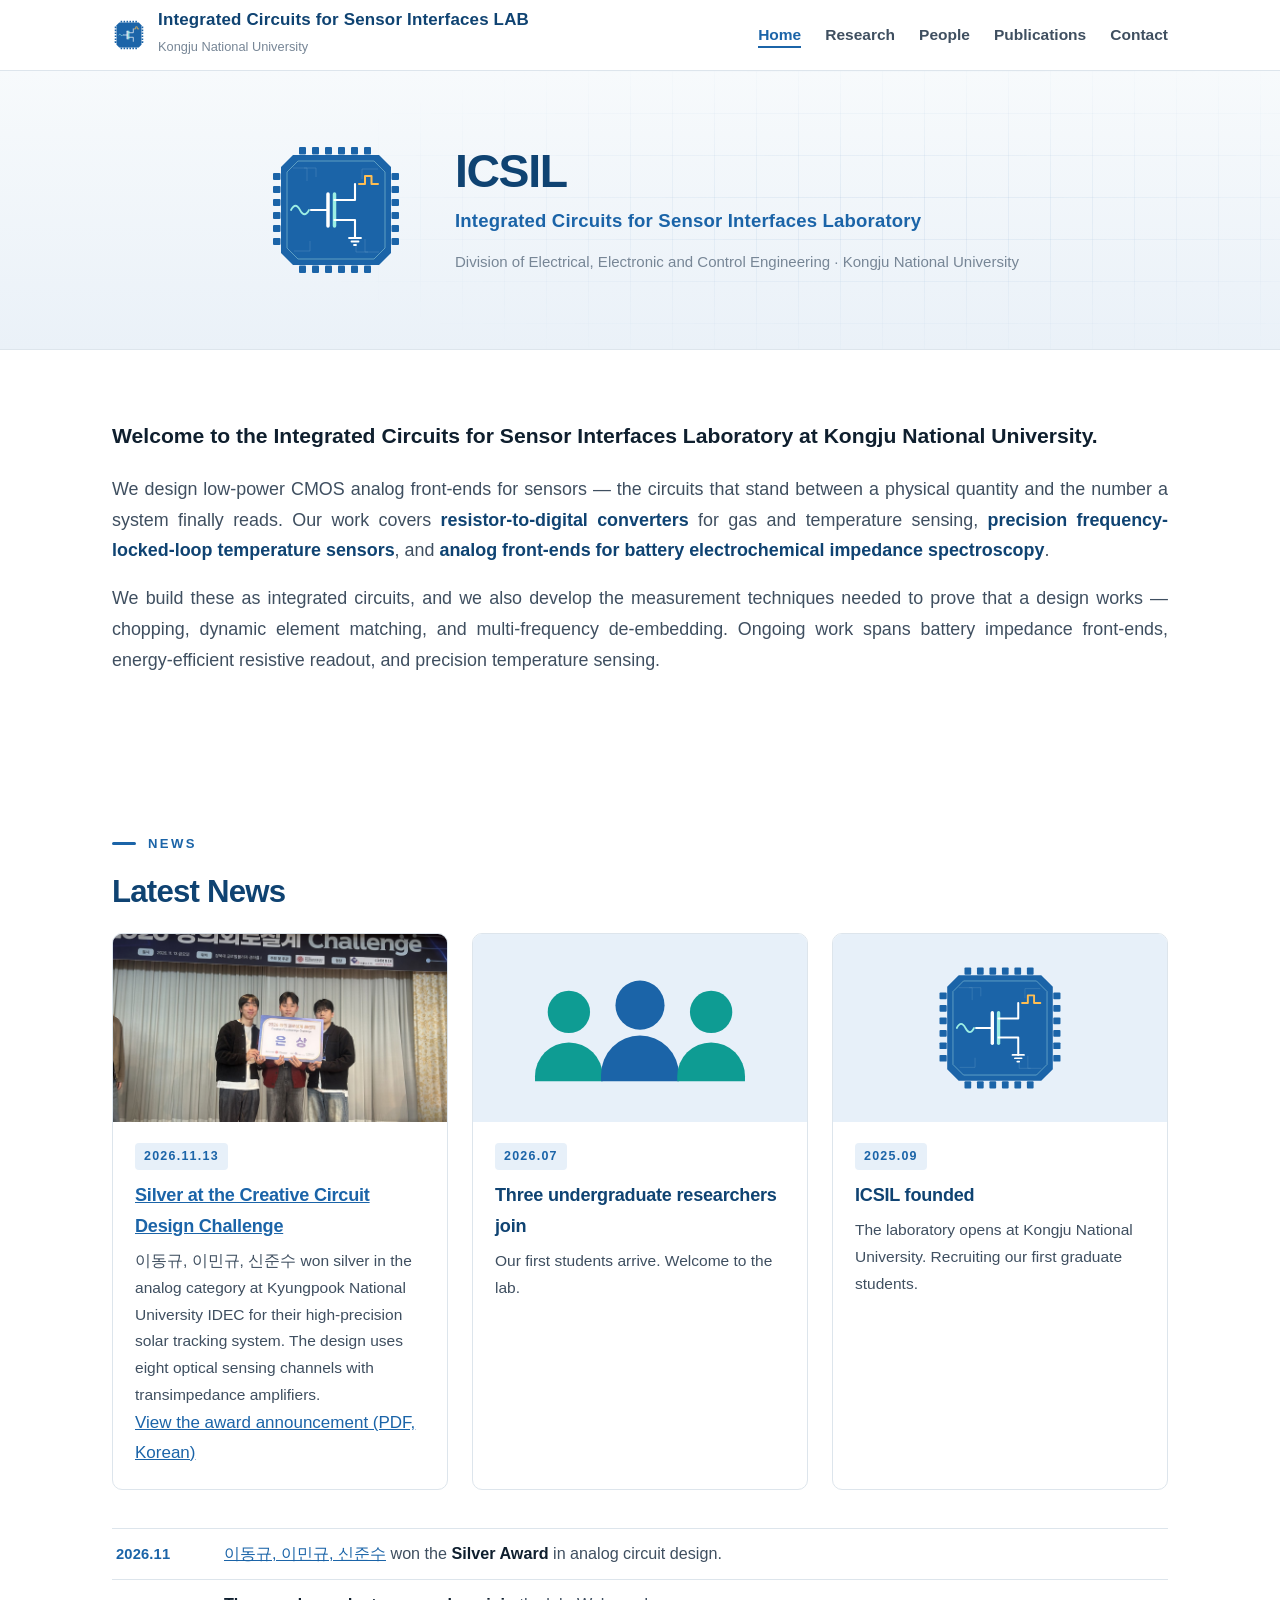
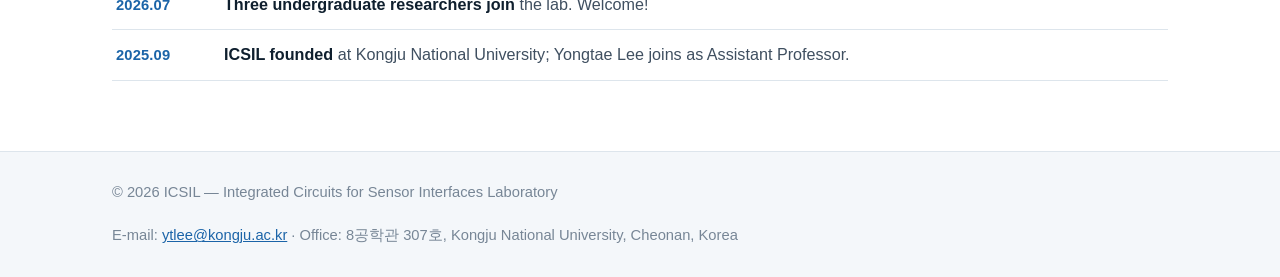
<file: index.html>
<!DOCTYPE html>
<html lang="en">
<head>
<meta charset="UTF-8">
<meta name="viewport" content="width=device-width, initial-scale=1.0">
<title>ICSIL — Integrated Circuits for Sensor Interfaces Laboratory</title>
<meta name="description" content="ICSIL at Kongju National University designs low-power CMOS analog front-ends for sensor interfaces.">
<link rel="icon" href="img/favicon.svg" type="image/svg+xml">
<link rel="stylesheet" href="style.css">
</head>
<body>
<nav>
  <div class="wrap">
    <a class="brand" href="index.html">
      <svg viewBox="0 0 300 300" aria-hidden="true">
        <g fill="#1b64a8">
          <rect x="76" y="24" width="14" height="15" rx="2"/><rect x="102" y="24" width="14" height="15" rx="2"/>
          <rect x="128" y="24" width="14" height="15" rx="2"/><rect x="154" y="24" width="14" height="15" rx="2"/>
          <rect x="180" y="24" width="14" height="15" rx="2"/><rect x="206" y="24" width="14" height="15" rx="2"/>
          <rect x="76" y="261" width="14" height="15" rx="2"/><rect x="102" y="261" width="14" height="15" rx="2"/>
          <rect x="128" y="261" width="14" height="15" rx="2"/><rect x="154" y="261" width="14" height="15" rx="2"/>
          <rect x="180" y="261" width="14" height="15" rx="2"/><rect x="206" y="261" width="14" height="15" rx="2"/>
          <rect x="24" y="76" width="15" height="14" rx="2"/><rect x="24" y="102" width="15" height="14" rx="2"/>
          <rect x="24" y="128" width="15" height="14" rx="2"/><rect x="24" y="154" width="15" height="14" rx="2"/>
          <rect x="24" y="180" width="15" height="14" rx="2"/><rect x="24" y="206" width="15" height="14" rx="2"/>
          <rect x="261" y="76" width="15" height="14" rx="2"/><rect x="261" y="102" width="15" height="14" rx="2"/>
          <rect x="261" y="128" width="15" height="14" rx="2"/><rect x="261" y="154" width="15" height="14" rx="2"/>
          <rect x="261" y="180" width="15" height="14" rx="2"/><rect x="261" y="206" width="15" height="14" rx="2"/>
        </g>
        <path d="M64 40 H236 L260 64 V236 L236 260 H64 L40 236 V64 Z" fill="#1b64a8"/>
        <path d="M60 150 q9 -17 18 0 t18 0" fill="none" stroke="#9defe4" stroke-width="5" stroke-linecap="round"/>
        <line x1="100" y1="150" x2="134" y2="150" stroke="#fff" stroke-width="6" stroke-linecap="round"/>
        <line x1="134" y1="116" x2="134" y2="184" stroke="#fff" stroke-width="10" stroke-linecap="round"/>
        <line x1="148" y1="116" x2="148" y2="184" stroke="#9defe4" stroke-width="10" stroke-linecap="round"/>
        <path d="M148 130 H188 V96" fill="none" stroke="#fff" stroke-width="6" stroke-linecap="round" stroke-linejoin="round"/>
        <path d="M148 170 H188 V206" fill="none" stroke="#fff" stroke-width="6" stroke-linecap="round" stroke-linejoin="round"/>
        <path d="M196 96 h13 v-18 h14 v18 h13" fill="none" stroke="#ffbe52" stroke-width="6" stroke-linecap="round" stroke-linejoin="round"/>
      </svg>
      <span><b>Integrated Circuits for Sensor Interfaces LAB</b><i>Kongju National University</i></span>
    </a>
    <ul class="navlinks">
      <li><a class="active" href="index.html">Home</a></li>
      <li><a href="research.html">Research</a></li>
      <li><a href="people.html">People</a></li>
      <li><a href="publications.html">Publications</a></li>
      <li><a href="contact.html">Contact</a></li>
    </ul>
  </div>
</nav>

<header class="banner" id="top">
  <div class="wrap">
    <div class="banner-inner">
      <svg viewBox="0 0 300 300" role="img" aria-labelledby="symTitle symDesc">
        <title id="symTitle">ICSIL laboratory symbol</title>
        <desc id="symDesc">A silicon die with bond pads containing a MOSFET; a sine wave enters the gate and a digital pulse train leaves the drain.</desc>
        <g fill="#1b64a8">
          <rect x="76" y="24" width="14" height="15" rx="2"/><rect x="102" y="24" width="14" height="15" rx="2"/>
          <rect x="128" y="24" width="14" height="15" rx="2"/><rect x="154" y="24" width="14" height="15" rx="2"/>
          <rect x="180" y="24" width="14" height="15" rx="2"/><rect x="206" y="24" width="14" height="15" rx="2"/>
          <rect x="76" y="261" width="14" height="15" rx="2"/><rect x="102" y="261" width="14" height="15" rx="2"/>
          <rect x="128" y="261" width="14" height="15" rx="2"/><rect x="154" y="261" width="14" height="15" rx="2"/>
          <rect x="180" y="261" width="14" height="15" rx="2"/><rect x="206" y="261" width="14" height="15" rx="2"/>
          <rect x="24" y="76" width="15" height="14" rx="2"/><rect x="24" y="102" width="15" height="14" rx="2"/>
          <rect x="24" y="128" width="15" height="14" rx="2"/><rect x="24" y="154" width="15" height="14" rx="2"/>
          <rect x="24" y="180" width="15" height="14" rx="2"/><rect x="24" y="206" width="15" height="14" rx="2"/>
          <rect x="261" y="76" width="15" height="14" rx="2"/><rect x="261" y="102" width="15" height="14" rx="2"/>
          <rect x="261" y="128" width="15" height="14" rx="2"/><rect x="261" y="154" width="15" height="14" rx="2"/>
          <rect x="261" y="180" width="15" height="14" rx="2"/><rect x="261" y="206" width="15" height="14" rx="2"/>
        </g>
        <path d="M64 40 H236 L260 64 V236 L236 260 H64 L40 236 V64 Z" fill="#1b64a8"/>
        <path d="M74 52 H226 L248 74 V226 L226 248 H74 L52 226 V74 Z" fill="none" stroke="#bdf1ea" stroke-width="1.4" opacity=".6"/>
        <g stroke="#e6fbf8" stroke-width="1" opacity=".26" fill="none">
          <path d="M64 66 H92 V92"/><path d="M86 66 H110 V84"/><path d="M236 234 H208 V208"/><path d="M214 234 H190 V216"/>
          <path d="M66 232 H98 V212"/><path d="M234 68 H202 V88"/>
        </g>
        <path d="M60 150 q9 -17 18 0 t18 0" fill="none" stroke="#9defe4" stroke-width="3.6" stroke-linecap="round"/>
        <line x1="100" y1="150" x2="134" y2="150" stroke="#fff" stroke-width="4.2" stroke-linecap="round"/>
        <line x1="134" y1="118" x2="134" y2="182" stroke="#fff" stroke-width="7" stroke-linecap="round"/>
        <line x1="147" y1="118" x2="147" y2="182" stroke="#9defe4" stroke-width="7" stroke-linecap="round"/>
        <path d="M147 130 H188 V98" fill="none" stroke="#fff" stroke-width="4.2" stroke-linecap="round" stroke-linejoin="round"/>
        <path d="M147 170 H188 V206" fill="none" stroke="#fff" stroke-width="4.2" stroke-linecap="round" stroke-linejoin="round"/>
        <g stroke="#fff" stroke-width="3.6" stroke-linecap="round">
          <line x1="176" y1="206" x2="200" y2="206"/><line x1="181" y1="213" x2="195" y2="213"/><line x1="186" y1="220" x2="190" y2="220"/>
        </g>
        <path d="M196 98 h12 v-16 h13 v16 h13" fill="none" stroke="#ffbe52" stroke-width="4" stroke-linecap="round" stroke-linejoin="round"/>
      </svg>
      <div class="banner-text">
        <h1>ICSIL</h1>
        <p>Integrated Circuits for Sensor Interfaces Laboratory</p>
        <small>Division of Electrical, Electronic and Control Engineering &middot; Kongju National University</small>
      </div>
    </div>
  </div>
</header>


<section class="welcome">
  <div class="wrap">
    <p>Welcome to the Integrated Circuits for Sensor Interfaces Laboratory at Kongju National University.</p>
    <p>
      We design low-power CMOS analog front-ends for sensors — the circuits that stand between a
      physical quantity and the number a system finally reads. Our work covers
      <strong>resistor-to-digital converters</strong> for gas and temperature sensing,
      <strong>precision frequency-locked-loop temperature sensors</strong>, and
      <strong>analog front-ends for battery electrochemical impedance spectroscopy</strong>.
    </p>
    <p>
      We build these as integrated circuits, and we also develop the measurement techniques needed
      to prove that a design works — chopping, dynamic element matching, and multi-frequency
      de-embedding. Ongoing work spans battery impedance front-ends, energy-efficient resistive
      readout, and precision temperature sensing.
    </p>
  </div>
</section>


<section id="news">
  <div class="wrap">
    <div class="h2"><span class="bar"></span><h2>News</h2></div>
    <p class="sechead">Latest News</p>

    <div class="news">

      <article class="newsitem">
        <a href="award-2026.pdf"><img class="thumb" src="img/award-2026.jpg" alt="ICSIL students holding their silver award at the Creative Circuit Design Challenge" style="object-position:center 30%"></a>
        <div class="meta">
          <time class="newsdate" datetime="2026-11-13">2026.11.13</time>
          <h3><a href="award-2026.pdf">Silver at the Creative Circuit Design Challenge</a></h3>
          <p><span lang="ko">이동규, 이민규, 신준수</span> won silver in the analog category at Kyungpook National University IDEC for their high-precision solar tracking system. The design uses eight optical sensing channels with transimpedance amplifiers.</p>
          <a href="award-2026.pdf">View the award announcement (PDF, Korean)</a>
        </div>
      </article>

      <article class="newsitem">
        <img class="thumb mark" src="img/people.svg" alt="Symbol representing three new researchers">
        <div class="meta">
          <span class="newsdate">2026.07</span>
          <h3>Three undergraduate researchers join</h3>
          <p>Our first students arrive. Welcome to the lab.</p>
        </div>
      </article>

      <article class="newsitem">
        <img class="thumb mark" src="img/logo.svg" alt="ICSIL laboratory symbol">
        <div class="meta">
          <span class="newsdate">2025.09</span>
          <h3>ICSIL founded</h3>
          <p>The laboratory opens at Kongju National University. Recruiting our first graduate students.</p>
        </div>
      </article>



    </div>

    <ul class="newslist">
      <li><span class="d">2026.11</span><span class="t"><a href="people.html#students" lang="ko">이동규, 이민규, 신준수</a> won the <b>Silver Award</b> in analog circuit design.</span></li>
      <li><span class="d">2026.07</span><span class="t"><b>Three undergraduate researchers join</b> the lab. Welcome!</span></li>
      <li><span class="d">2025.09</span><span class="t"><b>ICSIL founded</b> at Kongju National University; Yongtae Lee joins as Assistant Professor.</span></li>
    </ul>
  </div>
</section>



<footer>
  <div class="wrap">
    <span>&copy; 2026 ICSIL &mdash; Integrated Circuits for Sensor Interfaces Laboratory</span>
    <span>E-mail: <a href="mailto:ytlee@kongju.ac.kr">ytlee@kongju.ac.kr</a> &middot; Office: 8공학관 307호, Kongju National University, Cheonan, Korea</span>
  </div>
</footer>

</body>
</html>
</file>
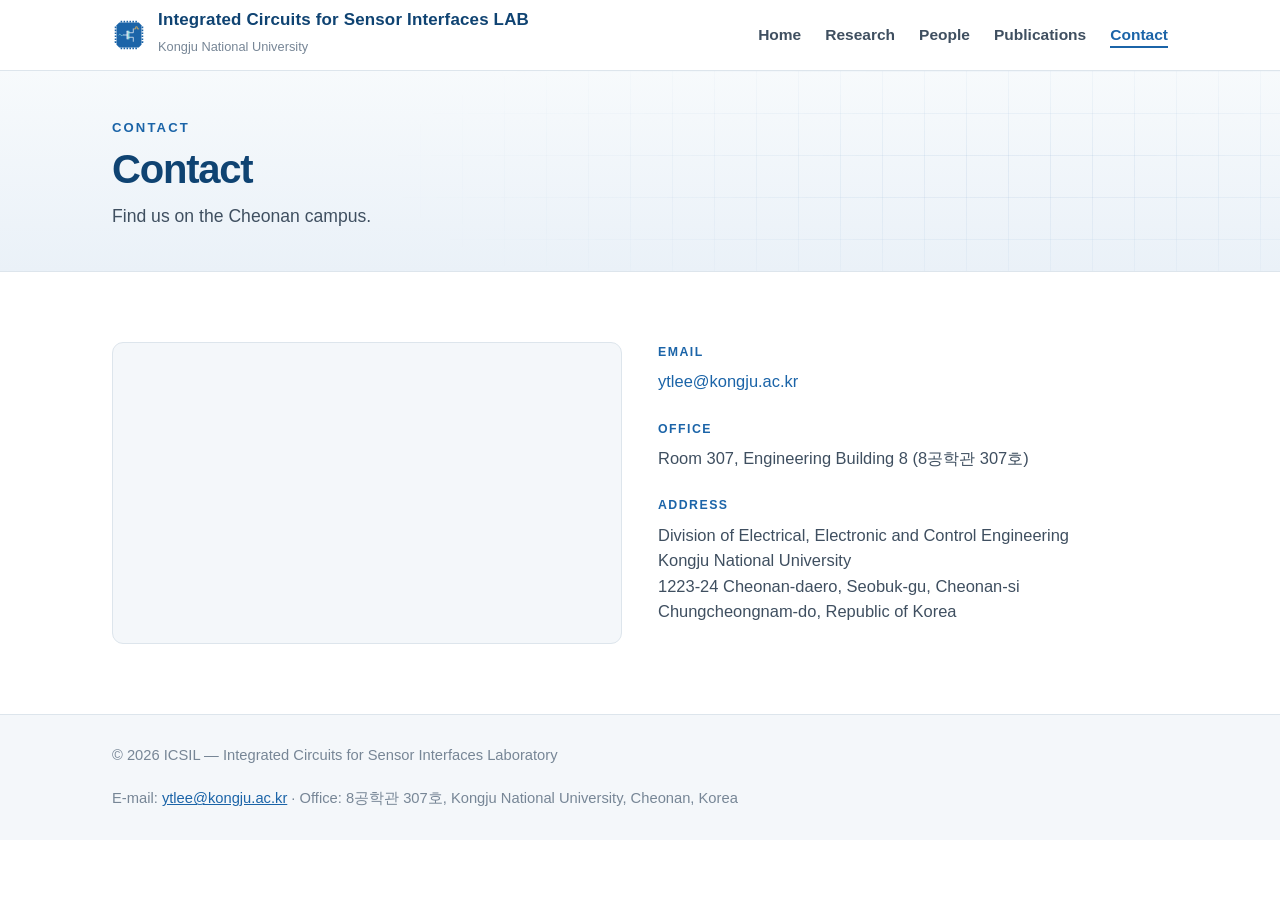
<file: contact.html>
<!DOCTYPE html>
<html lang="en">
<head>
<meta charset="UTF-8">
<meta name="viewport" content="width=device-width, initial-scale=1.0">
<title>Contact — ICSIL</title>
<meta name="description" content="ICSIL at Kongju National University designs low-power CMOS analog front-ends for sensor interfaces.">
<link rel="icon" href="img/favicon.svg" type="image/svg+xml">
<link rel="stylesheet" href="style.css">
</head>
<body>
<nav>
  <div class="wrap">
    <a class="brand" href="index.html">
      <svg viewBox="0 0 300 300" aria-hidden="true">
        <g fill="#1b64a8">
          <rect x="76" y="24" width="14" height="15" rx="2"/><rect x="102" y="24" width="14" height="15" rx="2"/>
          <rect x="128" y="24" width="14" height="15" rx="2"/><rect x="154" y="24" width="14" height="15" rx="2"/>
          <rect x="180" y="24" width="14" height="15" rx="2"/><rect x="206" y="24" width="14" height="15" rx="2"/>
          <rect x="76" y="261" width="14" height="15" rx="2"/><rect x="102" y="261" width="14" height="15" rx="2"/>
          <rect x="128" y="261" width="14" height="15" rx="2"/><rect x="154" y="261" width="14" height="15" rx="2"/>
          <rect x="180" y="261" width="14" height="15" rx="2"/><rect x="206" y="261" width="14" height="15" rx="2"/>
          <rect x="24" y="76" width="15" height="14" rx="2"/><rect x="24" y="102" width="15" height="14" rx="2"/>
          <rect x="24" y="128" width="15" height="14" rx="2"/><rect x="24" y="154" width="15" height="14" rx="2"/>
          <rect x="24" y="180" width="15" height="14" rx="2"/><rect x="24" y="206" width="15" height="14" rx="2"/>
          <rect x="261" y="76" width="15" height="14" rx="2"/><rect x="261" y="102" width="15" height="14" rx="2"/>
          <rect x="261" y="128" width="15" height="14" rx="2"/><rect x="261" y="154" width="15" height="14" rx="2"/>
          <rect x="261" y="180" width="15" height="14" rx="2"/><rect x="261" y="206" width="15" height="14" rx="2"/>
        </g>
        <path d="M64 40 H236 L260 64 V236 L236 260 H64 L40 236 V64 Z" fill="#1b64a8"/>
        <path d="M60 150 q9 -17 18 0 t18 0" fill="none" stroke="#9defe4" stroke-width="5" stroke-linecap="round"/>
        <line x1="100" y1="150" x2="134" y2="150" stroke="#fff" stroke-width="6" stroke-linecap="round"/>
        <line x1="134" y1="116" x2="134" y2="184" stroke="#fff" stroke-width="10" stroke-linecap="round"/>
        <line x1="148" y1="116" x2="148" y2="184" stroke="#9defe4" stroke-width="10" stroke-linecap="round"/>
        <path d="M148 130 H188 V96" fill="none" stroke="#fff" stroke-width="6" stroke-linecap="round" stroke-linejoin="round"/>
        <path d="M148 170 H188 V206" fill="none" stroke="#fff" stroke-width="6" stroke-linecap="round" stroke-linejoin="round"/>
        <path d="M196 96 h13 v-18 h14 v18 h13" fill="none" stroke="#ffbe52" stroke-width="6" stroke-linecap="round" stroke-linejoin="round"/>
      </svg>
      <span><b>Integrated Circuits for Sensor Interfaces LAB</b><i>Kongju National University</i></span>
    </a>
    <ul class="navlinks">
      <li><a href="index.html">Home</a></li>
      <li><a href="research.html">Research</a></li>
      <li><a href="people.html">People</a></li>
      <li><a href="publications.html">Publications</a></li>
      <li><a class="active" href="contact.html">Contact</a></li>
    </ul>
  </div>
</nav>

<header class="pagehead">
  <div class="wrap">
    <div class="crumb">Contact</div>
    <h1>Contact</h1>
      <p>Find us on the Cheonan campus.</p>
  </div>
</header>
<section id="contact">
  <div class="wrap">
    <div class="contactgrid">
      <div class="mapbox">
        <iframe title="Map showing Kongju National University Cheonan Campus"
          src="https://maps.google.com/maps?q=Kongju%20National%20University%20Cheonan%20Campus&output=embed&z=15&hl=en"
          loading="lazy" referrerpolicy="no-referrer-when-downgrade"></iframe>
      </div>
      <dl class="contact">
        <div>
          <dt>Email</dt>
          <dd><a href="mailto:ytlee@kongju.ac.kr">ytlee@kongju.ac.kr</a></dd>
        </div>
        <div>
          <dt>Office</dt>
          <dd>Room 307, Engineering Building 8 (8공학관 307호)</dd>
        </div>
        <div>
          <dt>Address</dt>
          <dd>
            Division of Electrical, Electronic and Control Engineering<br>
            Kongju National University<br>
            1223-24 Cheonan-daero, Seobuk-gu, Cheonan-si<br>
            Chungcheongnam-do, Republic of Korea
          </dd>
        </div>
      </dl>
    </div>
  </div>
</section>

<footer>
  <div class="wrap">
    <span>&copy; 2026 ICSIL &mdash; Integrated Circuits for Sensor Interfaces Laboratory</span>
    <span>E-mail: <a href="mailto:ytlee@kongju.ac.kr">ytlee@kongju.ac.kr</a> &middot; Office: 8공학관 307호, Kongju National University, Cheonan, Korea</span>
  </div>
</footer>

</body>
</html>
</file>
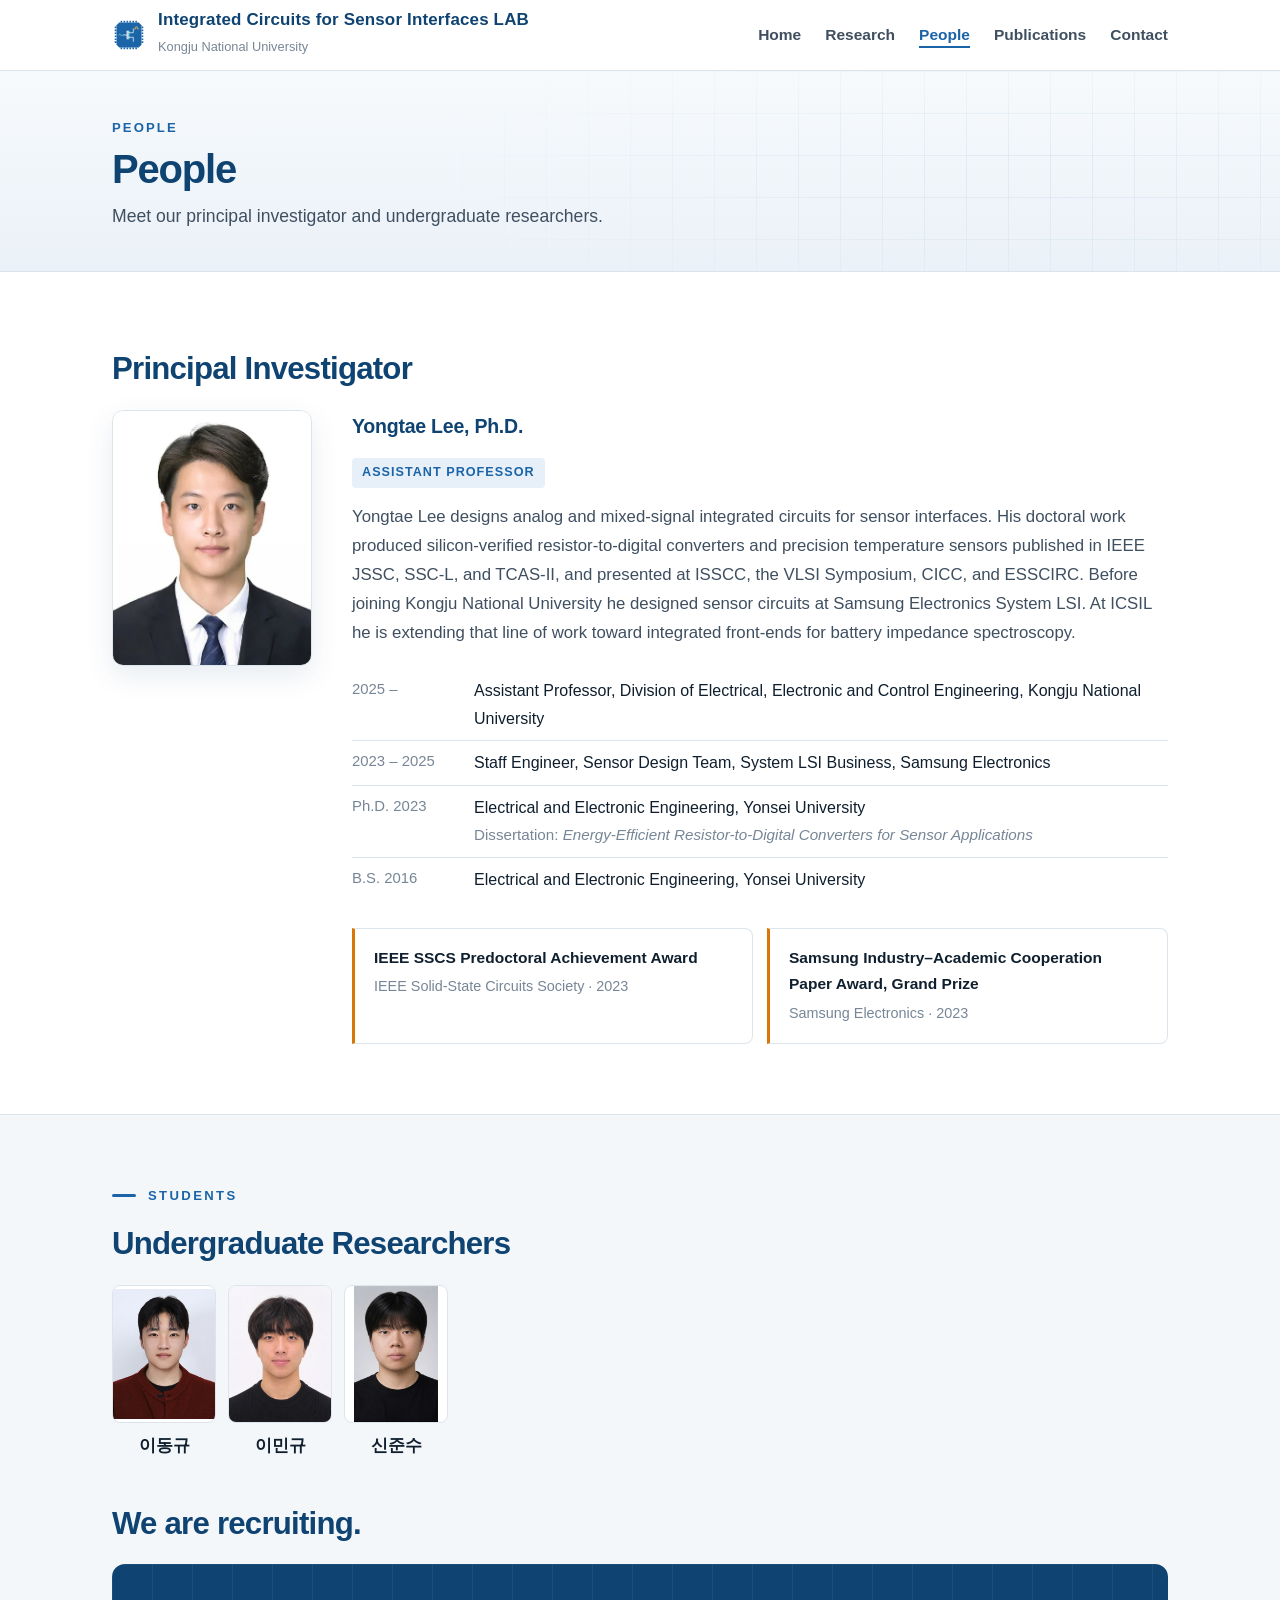
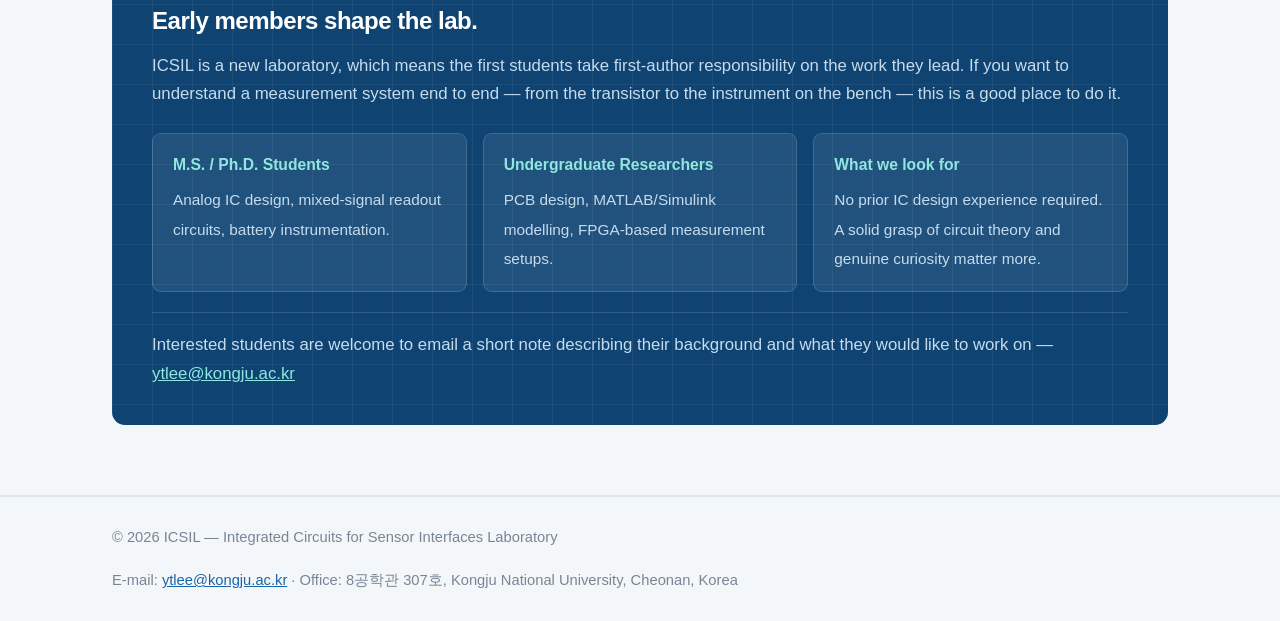
<file: people.html>
<!DOCTYPE html>
<html lang="en">
<head>
<meta charset="UTF-8">
<meta name="viewport" content="width=device-width, initial-scale=1.0">
<title>People — ICSIL</title>
<meta name="description" content="ICSIL at Kongju National University designs low-power CMOS analog front-ends for sensor interfaces.">
<link rel="icon" href="img/favicon.svg" type="image/svg+xml">
<link rel="stylesheet" href="style.css?v=portraits2">
</head>
<body>
<nav>
  <div class="wrap">
    <a class="brand" href="index.html">
      <svg viewBox="0 0 300 300" aria-hidden="true">
        <g fill="#1b64a8">
          <rect x="76" y="24" width="14" height="15" rx="2"/><rect x="102" y="24" width="14" height="15" rx="2"/>
          <rect x="128" y="24" width="14" height="15" rx="2"/><rect x="154" y="24" width="14" height="15" rx="2"/>
          <rect x="180" y="24" width="14" height="15" rx="2"/><rect x="206" y="24" width="14" height="15" rx="2"/>
          <rect x="76" y="261" width="14" height="15" rx="2"/><rect x="102" y="261" width="14" height="15" rx="2"/>
          <rect x="128" y="261" width="14" height="15" rx="2"/><rect x="154" y="261" width="14" height="15" rx="2"/>
          <rect x="180" y="261" width="14" height="15" rx="2"/><rect x="206" y="261" width="14" height="15" rx="2"/>
          <rect x="24" y="76" width="15" height="14" rx="2"/><rect x="24" y="102" width="15" height="14" rx="2"/>
          <rect x="24" y="128" width="15" height="14" rx="2"/><rect x="24" y="154" width="15" height="14" rx="2"/>
          <rect x="24" y="180" width="15" height="14" rx="2"/><rect x="24" y="206" width="15" height="14" rx="2"/>
          <rect x="261" y="76" width="15" height="14" rx="2"/><rect x="261" y="102" width="15" height="14" rx="2"/>
          <rect x="261" y="128" width="15" height="14" rx="2"/><rect x="261" y="154" width="15" height="14" rx="2"/>
          <rect x="261" y="180" width="15" height="14" rx="2"/><rect x="261" y="206" width="15" height="14" rx="2"/>
        </g>
        <path d="M64 40 H236 L260 64 V236 L236 260 H64 L40 236 V64 Z" fill="#1b64a8"/>
        <path d="M60 150 q9 -17 18 0 t18 0" fill="none" stroke="#9defe4" stroke-width="5" stroke-linecap="round"/>
        <line x1="100" y1="150" x2="134" y2="150" stroke="#fff" stroke-width="6" stroke-linecap="round"/>
        <line x1="134" y1="116" x2="134" y2="184" stroke="#fff" stroke-width="10" stroke-linecap="round"/>
        <line x1="148" y1="116" x2="148" y2="184" stroke="#9defe4" stroke-width="10" stroke-linecap="round"/>
        <path d="M148 130 H188 V96" fill="none" stroke="#fff" stroke-width="6" stroke-linecap="round" stroke-linejoin="round"/>
        <path d="M148 170 H188 V206" fill="none" stroke="#fff" stroke-width="6" stroke-linecap="round" stroke-linejoin="round"/>
        <path d="M196 96 h13 v-18 h14 v18 h13" fill="none" stroke="#ffbe52" stroke-width="6" stroke-linecap="round" stroke-linejoin="round"/>
      </svg>
      <span><b>Integrated Circuits for Sensor Interfaces LAB</b><i>Kongju National University</i></span>
    </a>
    <ul class="navlinks">
      <li><a href="index.html">Home</a></li>
      <li><a href="research.html">Research</a></li>
      <li><a class="active" href="people.html">People</a></li>
      <li><a href="publications.html">Publications</a></li>
      <li><a href="contact.html">Contact</a></li>
    </ul>
  </div>
</nav>

<header class="pagehead">
  <div class="wrap">
    <div class="crumb">People</div>
    <h1>People</h1>
      <p>Meet our principal investigator and undergraduate researchers.</p>
  </div>
</header>
<section id="pi">
  <div class="wrap">
    <p class="sechead">Principal Investigator</p>
    <div class="pi">
      <img class="photo" src="증명사진.png" alt="Portrait of Professor Yongtae Lee">
      <div>
        <h3>Yongtae Lee, Ph.D.</h3>
        <span class="role">Assistant Professor</span>
        <p style="font-size:1.05rem;color:var(--ink-soft)">
          Yongtae Lee designs analog and mixed-signal integrated circuits for sensor interfaces.
          His doctoral work produced silicon-verified resistor-to-digital converters and precision
          temperature sensors published in IEEE JSSC, SSC-L, and TCAS-II, and presented at ISSCC,
          the VLSI Symposium, CICC, and ESSCIRC. Before joining Kongju National University he
          designed sensor circuits at Samsung Electronics System LSI. At ICSIL he is extending that
          line of work toward integrated front-ends for battery impedance spectroscopy.
        </p>
        <ul class="cv">
          <li><span class="yr">2025 &ndash;</span><span>Assistant Professor, Division of Electrical, Electronic and Control Engineering, Kongju National University</span></li>
          <li><span class="yr">2023 &ndash; 2025</span><span>Staff Engineer, Sensor Design Team, System LSI Business, Samsung Electronics</span></li>
          <li><span class="yr">Ph.D. 2023</span><span>Electrical and Electronic Engineering, Yonsei University<br><span style="color:var(--ink-faint);font-size:.95rem">Dissertation: <em>Energy-Efficient Resistor-to-Digital Converters for Sensor Applications</em></span></span></li>
          <li><span class="yr">B.S. 2016</span><span>Electrical and Electronic Engineering, Yonsei University</span></li>
        </ul>
        <div class="awards">
          <div class="award">
            <b>IEEE SSCS Predoctoral Achievement Award</b>
            <span>IEEE Solid-State Circuits Society &middot; 2023</span>
          </div>
          <div class="award">
            <b>Samsung Industry&ndash;Academic Cooperation Paper Award, Grand Prize</b>
            <span>Samsung Electronics &middot; 2023</span>
          </div>
        </div>
      </div>
    </div>
  </div>
</section>
<section id="students" class="alt">
  <div class="wrap">
    <div class="h2"><span class="bar"></span><h2>Students</h2></div>
    <h3 class="sechead">Undergraduate Researchers</h3>
    <div class="student-portraits">
      <figure><img src="img/donggyu.jpg" alt="" loading="lazy"><figcaption lang="ko">이동규</figcaption></figure>
      <figure><img src="img/mingyu.jpg" alt="" loading="lazy"><figcaption lang="ko">이민규</figcaption></figure>
      <figure><img src="img/junsu.jpg" alt="" loading="lazy"><figcaption lang="ko">신준수</figcaption></figure>
    </div>
    <p class="sechead">We are recruiting.</p>
    <div class="recruit">
      <h3>Early members shape the lab.</h3>
      <p>
        ICSIL is a new laboratory, which means the first students take first-author responsibility
        on the work they lead. If you want to understand a measurement system end to end — from the
        transistor to the instrument on the bench — this is a good place to do it.
      </p>
      <div class="roles">
        <div class="role-card">
          <b>M.S. / Ph.D. Students</b>
          <span>Analog IC design, mixed-signal readout circuits, battery instrumentation.</span>
        </div>
        <div class="role-card">
          <b>Undergraduate Researchers</b>
          <span>PCB design, MATLAB/Simulink modelling, FPGA-based measurement setups.</span>
        </div>
        <div class="role-card">
          <b>What we look for</b>
          <span>No prior IC design experience required. A solid grasp of circuit theory and genuine curiosity matter more.</span>
        </div>
      </div>
      <p class="note">
        Interested students are welcome to email a short note describing their background and what
        they would like to work on &mdash; <a href="mailto:ytlee@kongju.ac.kr">ytlee@kongju.ac.kr</a>
      </p>
    </div>
  </div>
</section>

<footer>
  <div class="wrap">
    <span>&copy; 2026 ICSIL &mdash; Integrated Circuits for Sensor Interfaces Laboratory</span>
    <span>E-mail: <a href="mailto:ytlee@kongju.ac.kr">ytlee@kongju.ac.kr</a> &middot; Office: 8공학관 307호, Kongju National University, Cheonan, Korea</span>
  </div>
</footer>

</body>
</html>
</file>
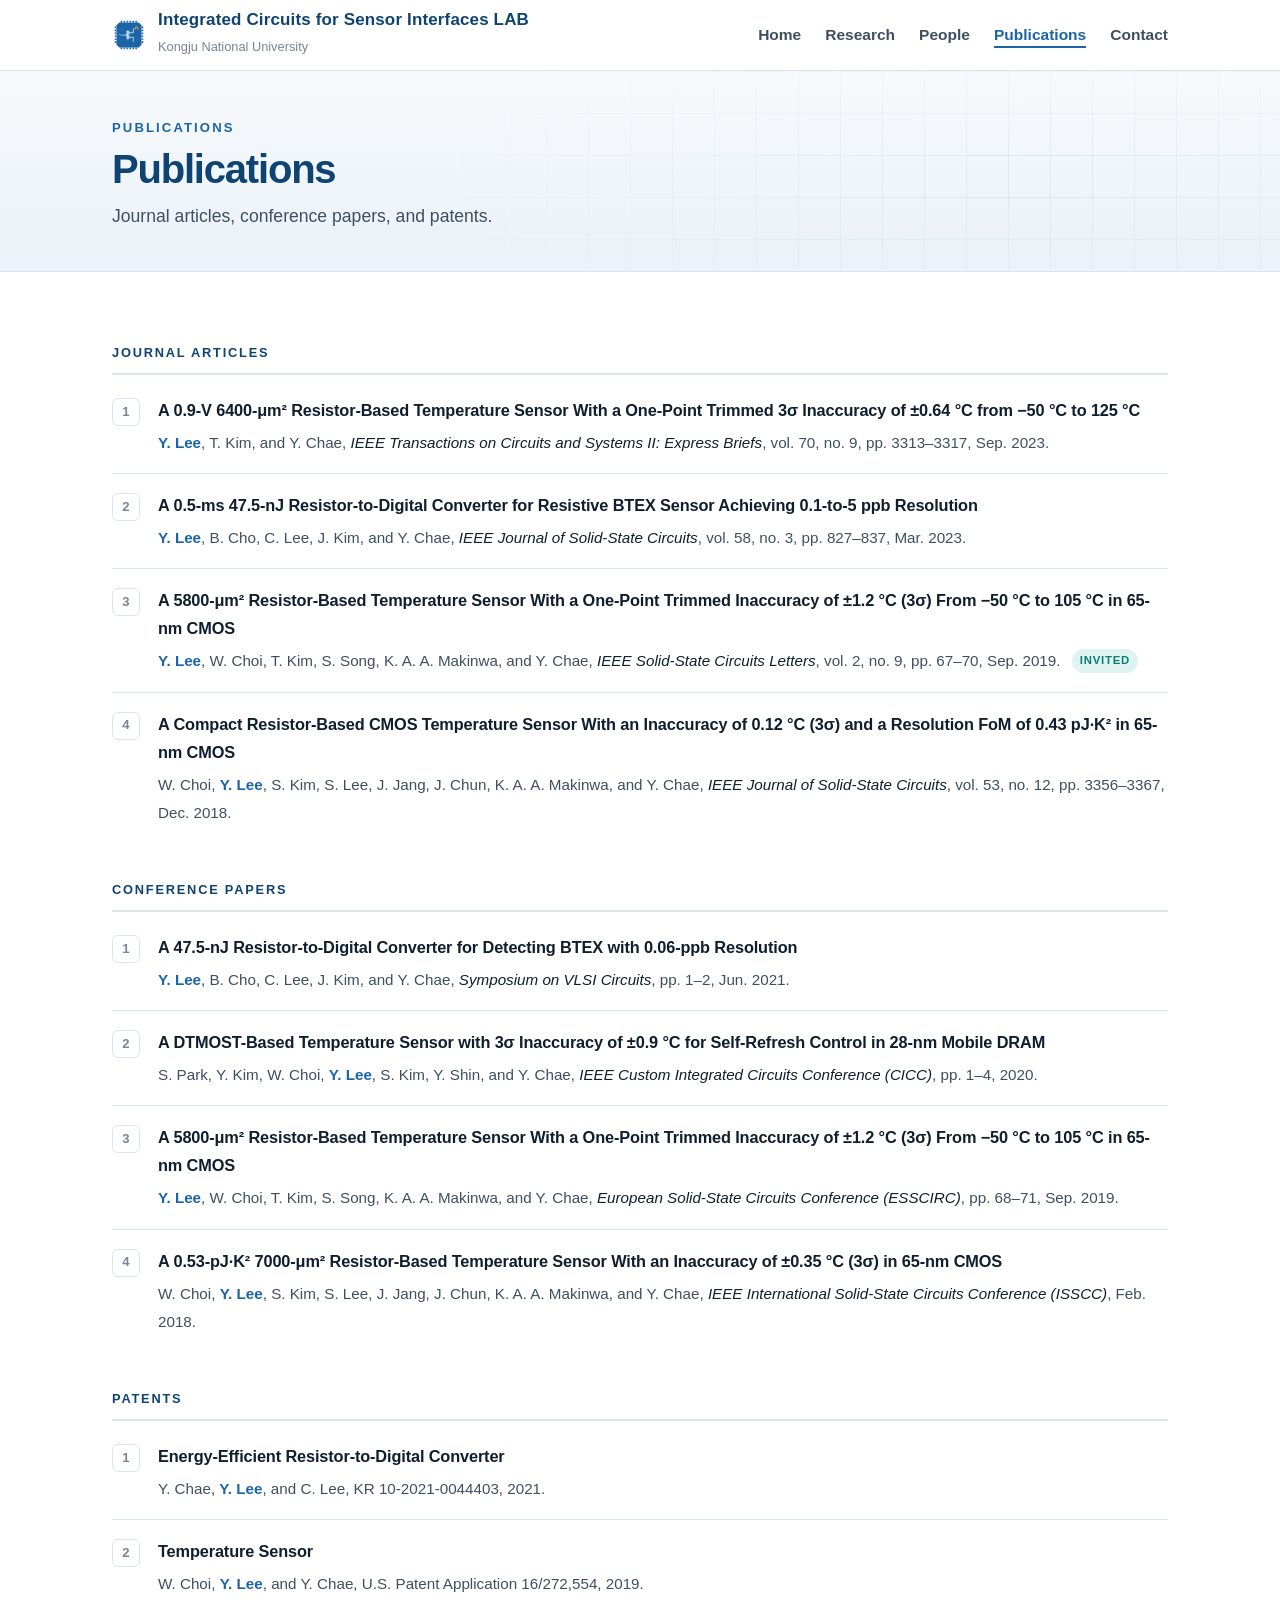
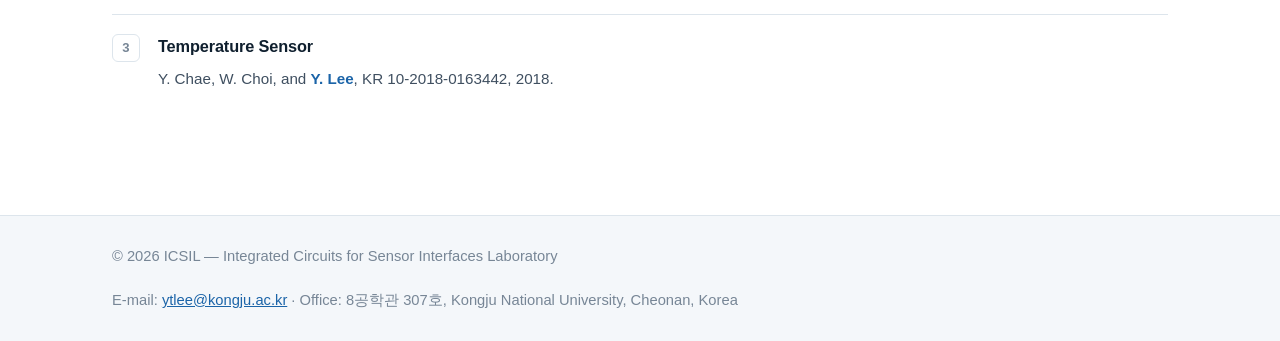
<file: publications.html>
<!DOCTYPE html>
<html lang="en">
<head>
<meta charset="UTF-8">
<meta name="viewport" content="width=device-width, initial-scale=1.0">
<title>Publications — ICSIL</title>
<meta name="description" content="ICSIL at Kongju National University designs low-power CMOS analog front-ends for sensor interfaces.">
<link rel="icon" href="img/favicon.svg" type="image/svg+xml">
<link rel="stylesheet" href="style.css">
</head>
<body>
<nav>
  <div class="wrap">
    <a class="brand" href="index.html">
      <svg viewBox="0 0 300 300" aria-hidden="true">
        <g fill="#1b64a8">
          <rect x="76" y="24" width="14" height="15" rx="2"/><rect x="102" y="24" width="14" height="15" rx="2"/>
          <rect x="128" y="24" width="14" height="15" rx="2"/><rect x="154" y="24" width="14" height="15" rx="2"/>
          <rect x="180" y="24" width="14" height="15" rx="2"/><rect x="206" y="24" width="14" height="15" rx="2"/>
          <rect x="76" y="261" width="14" height="15" rx="2"/><rect x="102" y="261" width="14" height="15" rx="2"/>
          <rect x="128" y="261" width="14" height="15" rx="2"/><rect x="154" y="261" width="14" height="15" rx="2"/>
          <rect x="180" y="261" width="14" height="15" rx="2"/><rect x="206" y="261" width="14" height="15" rx="2"/>
          <rect x="24" y="76" width="15" height="14" rx="2"/><rect x="24" y="102" width="15" height="14" rx="2"/>
          <rect x="24" y="128" width="15" height="14" rx="2"/><rect x="24" y="154" width="15" height="14" rx="2"/>
          <rect x="24" y="180" width="15" height="14" rx="2"/><rect x="24" y="206" width="15" height="14" rx="2"/>
          <rect x="261" y="76" width="15" height="14" rx="2"/><rect x="261" y="102" width="15" height="14" rx="2"/>
          <rect x="261" y="128" width="15" height="14" rx="2"/><rect x="261" y="154" width="15" height="14" rx="2"/>
          <rect x="261" y="180" width="15" height="14" rx="2"/><rect x="261" y="206" width="15" height="14" rx="2"/>
        </g>
        <path d="M64 40 H236 L260 64 V236 L236 260 H64 L40 236 V64 Z" fill="#1b64a8"/>
        <path d="M60 150 q9 -17 18 0 t18 0" fill="none" stroke="#9defe4" stroke-width="5" stroke-linecap="round"/>
        <line x1="100" y1="150" x2="134" y2="150" stroke="#fff" stroke-width="6" stroke-linecap="round"/>
        <line x1="134" y1="116" x2="134" y2="184" stroke="#fff" stroke-width="10" stroke-linecap="round"/>
        <line x1="148" y1="116" x2="148" y2="184" stroke="#9defe4" stroke-width="10" stroke-linecap="round"/>
        <path d="M148 130 H188 V96" fill="none" stroke="#fff" stroke-width="6" stroke-linecap="round" stroke-linejoin="round"/>
        <path d="M148 170 H188 V206" fill="none" stroke="#fff" stroke-width="6" stroke-linecap="round" stroke-linejoin="round"/>
        <path d="M196 96 h13 v-18 h14 v18 h13" fill="none" stroke="#ffbe52" stroke-width="6" stroke-linecap="round" stroke-linejoin="round"/>
      </svg>
      <span><b>Integrated Circuits for Sensor Interfaces LAB</b><i>Kongju National University</i></span>
    </a>
    <ul class="navlinks">
      <li><a href="index.html">Home</a></li>
      <li><a href="research.html">Research</a></li>
      <li><a href="people.html">People</a></li>
      <li><a class="active" href="publications.html">Publications</a></li>
      <li><a href="contact.html">Contact</a></li>
    </ul>
  </div>
</nav>

<header class="pagehead">
  <div class="wrap">
    <div class="crumb">Publications</div>
    <h1>Publications</h1>
      <p>Journal articles, conference papers, and patents.</p>
  </div>
</header>
<section id="publications">
  <div class="wrap">

    <div class="pubgroup">
      <h4>Journal Articles</h4>
      <ol class="pubs">
        <li>
          <span class="pubtitle">A 0.9-V 6400-&mu;m&sup2; Resistor-Based Temperature Sensor With a One-Point Trimmed 3&sigma; Inaccuracy of &plusmn;0.64&nbsp;&deg;C from &minus;50&nbsp;&deg;C to 125&nbsp;&deg;C</span>
          <span class="pubmeta"><span class="me">Y. Lee</span>, T. Kim, and Y. Chae, <span class="venue">IEEE Transactions on Circuits and Systems II: Express Briefs</span>, vol. 70, no. 9, pp. 3313&ndash;3317, Sep. 2023.</span>
        </li>
        <li>
          <span class="pubtitle">A 0.5-ms 47.5-nJ Resistor-to-Digital Converter for Resistive BTEX Sensor Achieving 0.1-to-5&nbsp;ppb Resolution</span>
          <span class="pubmeta"><span class="me">Y. Lee</span>, B. Cho, C. Lee, J. Kim, and Y. Chae, <span class="venue">IEEE Journal of Solid-State Circuits</span>, vol. 58, no. 3, pp. 827&ndash;837, Mar. 2023.</span>
        </li>
        <li>
          <span class="pubtitle">A 5800-&mu;m&sup2; Resistor-Based Temperature Sensor With a One-Point Trimmed Inaccuracy of &plusmn;1.2&nbsp;&deg;C (3&sigma;) From &minus;50&nbsp;&deg;C to 105&nbsp;&deg;C in 65-nm CMOS</span>
          <span class="pubmeta"><span class="me">Y. Lee</span>, W. Choi, T. Kim, S. Song, K. A. A. Makinwa, and Y. Chae, <span class="venue">IEEE Solid-State Circuits Letters</span>, vol. 2, no. 9, pp. 67&ndash;70, Sep. 2019. <span class="badge b2">Invited</span></span>
        </li>
        <li>
          <span class="pubtitle">A Compact Resistor-Based CMOS Temperature Sensor With an Inaccuracy of 0.12&nbsp;&deg;C (3&sigma;) and a Resolution FoM of 0.43&nbsp;pJ&middot;K&sup2; in 65-nm CMOS</span>
          <span class="pubmeta">W. Choi, <span class="me">Y. Lee</span>, S. Kim, S. Lee, J. Jang, J. Chun, K. A. A. Makinwa, and Y. Chae, <span class="venue">IEEE Journal of Solid-State Circuits</span>, vol. 53, no. 12, pp. 3356&ndash;3367, Dec. 2018.</span>
        </li>
      </ol>
    </div>

    <div class="pubgroup">
      <h4>Conference Papers</h4>
      <ol class="pubs">
        <li>
          <span class="pubtitle">A 47.5-nJ Resistor-to-Digital Converter for Detecting BTEX with 0.06-ppb Resolution</span>
          <span class="pubmeta"><span class="me">Y. Lee</span>, B. Cho, C. Lee, J. Kim, and Y. Chae, <span class="venue">Symposium on VLSI Circuits</span>, pp. 1&ndash;2, Jun. 2021.</span>
        </li>
        <li>
          <span class="pubtitle">A DTMOST-Based Temperature Sensor with 3&sigma; Inaccuracy of &plusmn;0.9&nbsp;&deg;C for Self-Refresh Control in 28-nm Mobile DRAM</span>
          <span class="pubmeta">S. Park, Y. Kim, W. Choi, <span class="me">Y. Lee</span>, S. Kim, Y. Shin, and Y. Chae, <span class="venue">IEEE Custom Integrated Circuits Conference (CICC)</span>, pp. 1&ndash;4, 2020.</span>
        </li>
        <li>
          <span class="pubtitle">A 5800-&mu;m&sup2; Resistor-Based Temperature Sensor With a One-Point Trimmed Inaccuracy of &plusmn;1.2&nbsp;&deg;C (3&sigma;) From &minus;50&nbsp;&deg;C to 105&nbsp;&deg;C in 65-nm CMOS</span>
          <span class="pubmeta"><span class="me">Y. Lee</span>, W. Choi, T. Kim, S. Song, K. A. A. Makinwa, and Y. Chae, <span class="venue">European Solid-State Circuits Conference (ESSCIRC)</span>, pp. 68&ndash;71, Sep. 2019.</span>
        </li>
        <li>
          <span class="pubtitle">A 0.53-pJ&middot;K&sup2; 7000-&mu;m&sup2; Resistor-Based Temperature Sensor With an Inaccuracy of &plusmn;0.35&nbsp;&deg;C (3&sigma;) in 65-nm CMOS</span>
          <span class="pubmeta">W. Choi, <span class="me">Y. Lee</span>, S. Kim, S. Lee, J. Jang, J. Chun, K. A. A. Makinwa, and Y. Chae, <span class="venue">IEEE International Solid-State Circuits Conference (ISSCC)</span>, Feb. 2018.</span>
        </li>
      </ol>
    </div>

    <div class="pubgroup">
      <h4>Patents</h4>
      <ol class="pubs">
        <li>
          <span class="pubtitle">Energy-Efficient Resistor-to-Digital Converter</span>
          <span class="pubmeta">Y. Chae, <span class="me">Y. Lee</span>, and C. Lee, KR 10-2021-0044403, 2021.</span>
        </li>
        <li>
          <span class="pubtitle">Temperature Sensor</span>
          <span class="pubmeta">W. Choi, <span class="me">Y. Lee</span>, and Y. Chae, U.S. Patent Application 16/272,554, 2019.</span>
        </li>
        <li>
          <span class="pubtitle">Temperature Sensor</span>
          <span class="pubmeta">Y. Chae, W. Choi, and <span class="me">Y. Lee</span>, KR 10-2018-0163442, 2018.</span>
        </li>
      </ol>
    </div>

  </div>
</section>

<footer>
  <div class="wrap">
    <span>&copy; 2026 ICSIL &mdash; Integrated Circuits for Sensor Interfaces Laboratory</span>
    <span>E-mail: <a href="mailto:ytlee@kongju.ac.kr">ytlee@kongju.ac.kr</a> &middot; Office: 8공학관 307호, Kongju National University, Cheonan, Korea</span>
  </div>
</footer>

</body>
</html>
</file>
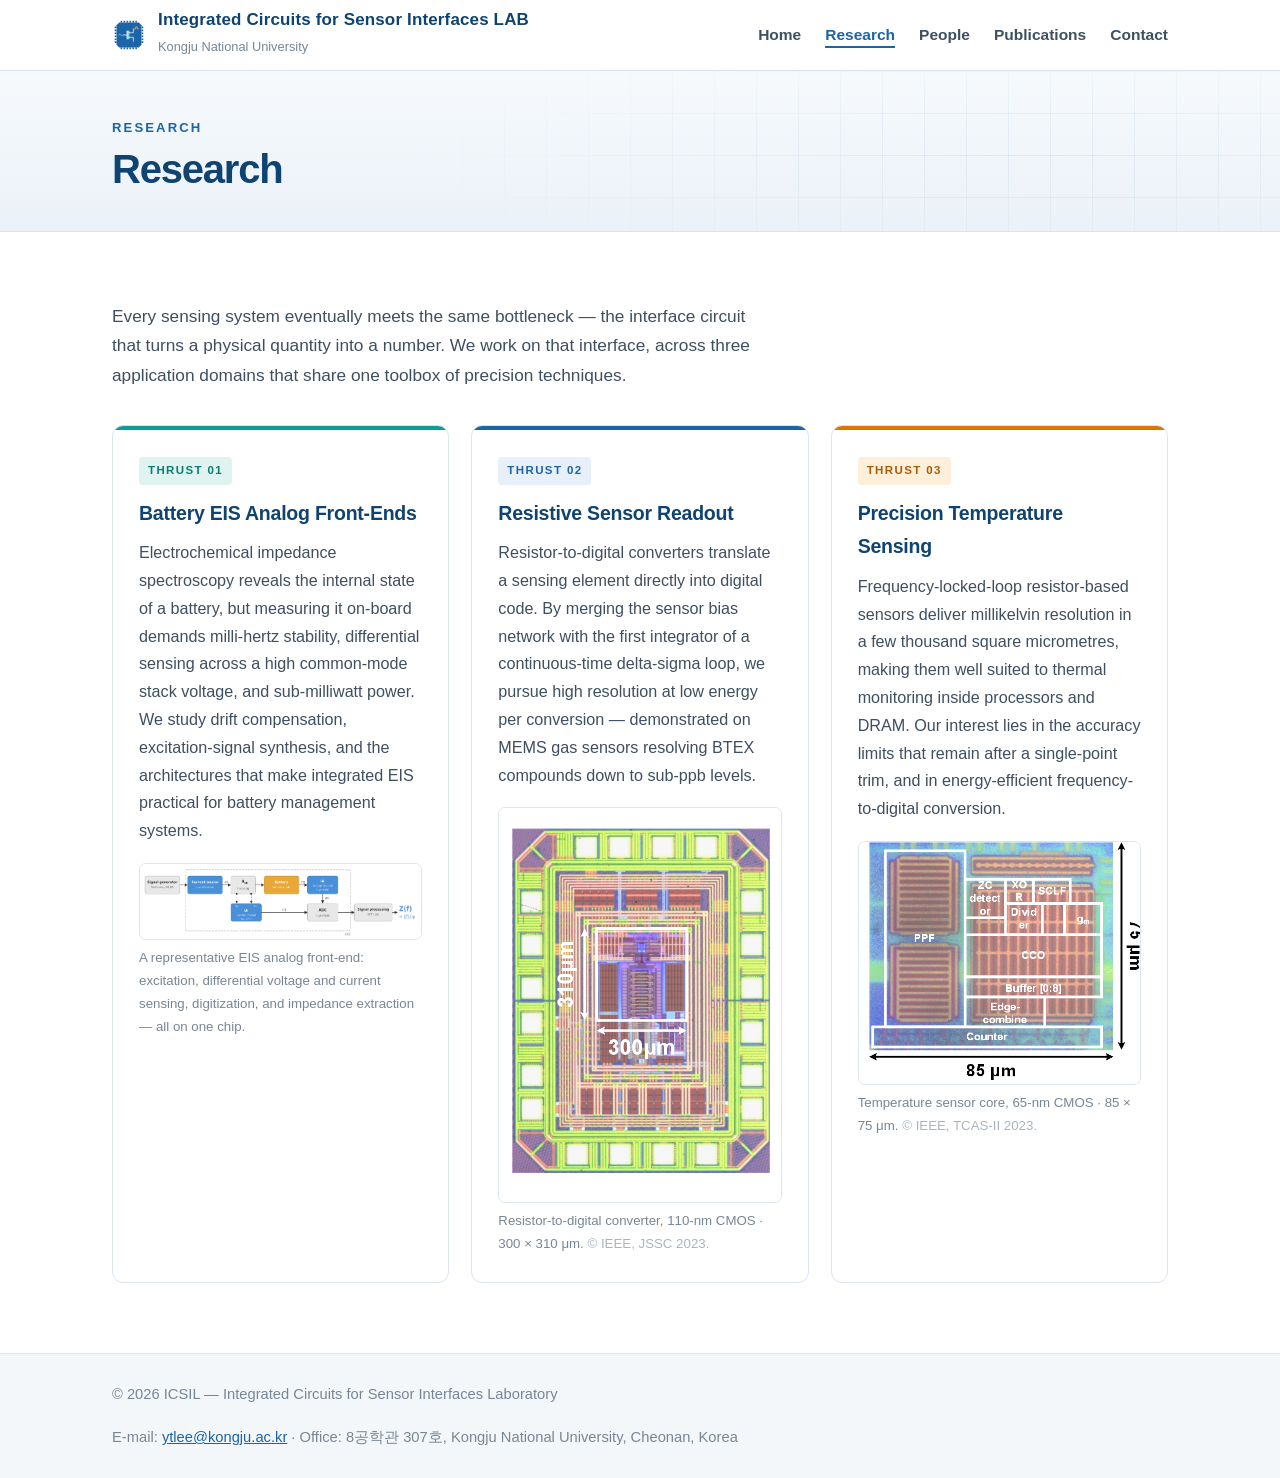
<file: research.html>
<!DOCTYPE html>
<html lang="en">
<head>
<meta charset="UTF-8">
<meta name="viewport" content="width=device-width, initial-scale=1.0">
<title>Research — ICSIL</title>
<meta name="description" content="ICSIL at Kongju National University designs low-power CMOS analog front-ends for sensor interfaces.">
<link rel="icon" href="img/favicon.svg" type="image/svg+xml">
<link rel="stylesheet" href="style.css">
</head>
<body>
<nav>
  <div class="wrap">
    <a class="brand" href="index.html">
      <svg viewBox="0 0 300 300" aria-hidden="true">
        <g fill="#1b64a8">
          <rect x="76" y="24" width="14" height="15" rx="2"/><rect x="102" y="24" width="14" height="15" rx="2"/>
          <rect x="128" y="24" width="14" height="15" rx="2"/><rect x="154" y="24" width="14" height="15" rx="2"/>
          <rect x="180" y="24" width="14" height="15" rx="2"/><rect x="206" y="24" width="14" height="15" rx="2"/>
          <rect x="76" y="261" width="14" height="15" rx="2"/><rect x="102" y="261" width="14" height="15" rx="2"/>
          <rect x="128" y="261" width="14" height="15" rx="2"/><rect x="154" y="261" width="14" height="15" rx="2"/>
          <rect x="180" y="261" width="14" height="15" rx="2"/><rect x="206" y="261" width="14" height="15" rx="2"/>
          <rect x="24" y="76" width="15" height="14" rx="2"/><rect x="24" y="102" width="15" height="14" rx="2"/>
          <rect x="24" y="128" width="15" height="14" rx="2"/><rect x="24" y="154" width="15" height="14" rx="2"/>
          <rect x="24" y="180" width="15" height="14" rx="2"/><rect x="24" y="206" width="15" height="14" rx="2"/>
          <rect x="261" y="76" width="15" height="14" rx="2"/><rect x="261" y="102" width="15" height="14" rx="2"/>
          <rect x="261" y="128" width="15" height="14" rx="2"/><rect x="261" y="154" width="15" height="14" rx="2"/>
          <rect x="261" y="180" width="15" height="14" rx="2"/><rect x="261" y="206" width="15" height="14" rx="2"/>
        </g>
        <path d="M64 40 H236 L260 64 V236 L236 260 H64 L40 236 V64 Z" fill="#1b64a8"/>
        <path d="M60 150 q9 -17 18 0 t18 0" fill="none" stroke="#9defe4" stroke-width="5" stroke-linecap="round"/>
        <line x1="100" y1="150" x2="134" y2="150" stroke="#fff" stroke-width="6" stroke-linecap="round"/>
        <line x1="134" y1="116" x2="134" y2="184" stroke="#fff" stroke-width="10" stroke-linecap="round"/>
        <line x1="148" y1="116" x2="148" y2="184" stroke="#9defe4" stroke-width="10" stroke-linecap="round"/>
        <path d="M148 130 H188 V96" fill="none" stroke="#fff" stroke-width="6" stroke-linecap="round" stroke-linejoin="round"/>
        <path d="M148 170 H188 V206" fill="none" stroke="#fff" stroke-width="6" stroke-linecap="round" stroke-linejoin="round"/>
        <path d="M196 96 h13 v-18 h14 v18 h13" fill="none" stroke="#ffbe52" stroke-width="6" stroke-linecap="round" stroke-linejoin="round"/>
      </svg>
      <span><b>Integrated Circuits for Sensor Interfaces LAB</b><i>Kongju National University</i></span>
    </a>
    <ul class="navlinks">
      <li><a href="index.html">Home</a></li>
      <li><a class="active" href="research.html">Research</a></li>
      <li><a href="people.html">People</a></li>
      <li><a href="publications.html">Publications</a></li>
      <li><a href="contact.html">Contact</a></li>
    </ul>
  </div>
</nav>

<header class="pagehead">
  <div class="wrap">
    <div class="crumb">Research</div>
    <h1>Research</h1>
  </div>
</header>
<section id="research">
  <div class="wrap">
    <p class="secsub">
      Every sensing system eventually meets the same bottleneck — the interface circuit that turns
      a physical quantity into a number. We work on that interface, across three application domains
      that share one toolbox of precision techniques.
    </p>

    <div class="grid">

      <div class="card c1">
        <div class="top"></div>
        <div class="body">
          <span class="tag">Thrust 01</span>
          <h3>Battery EIS Analog Front-Ends</h3>
          <p>
            Electrochemical impedance spectroscopy reveals the internal state of a battery, but
            measuring it on-board demands milli-hertz stability, differential sensing across a
            high common-mode stack voltage, and sub-milliwatt power. We study drift compensation,
            excitation-signal synthesis, and the architectures that make integrated EIS practical
            for battery management systems.
          </p>
        </div>
        <figure>
          <img src="img/battery.png" alt="Block diagram of a battery EIS analog front-end: a signal generator drives a low-distortion current source through a shunt resistor and the battery; instrumentation amplifiers sense voltage and current, an ADC digitizes them, and signal processing computes the complex impedance Z(f)">
          <figcaption>A representative EIS analog front-end: excitation, differential voltage and current sensing, digitization, and impedance extraction &mdash; all on one chip.</figcaption>
        </figure>
      </div>

      <div class="card c2">
        <div class="top"></div>
        <div class="body">
          <span class="tag">Thrust 02</span>
          <h3>Resistive Sensor Readout</h3>
          <p>
            Resistor-to-digital converters translate a sensing element directly into digital code.
            By merging the sensor bias network with the first integrator of a continuous-time
            delta-sigma loop, we pursue high resolution at low energy per conversion — demonstrated
            on MEMS gas sensors resolving BTEX compounds down to sub-ppb levels.
          </p>
        </div>
        <figure>
          <img src="img/rdc_layout.png" alt="Die layout of a 300 by 310 micrometre resistor-to-digital converter in 110-nm CMOS">
          <figcaption>Resistor-to-digital converter, 110-nm CMOS &middot; 300 &times; 310 &mu;m. <span style="color:#aab5c0">&copy; IEEE, JSSC 2023.</span></figcaption>
        </figure>
      </div>

      <div class="card c3">
        <div class="top"></div>
        <div class="body">
          <span class="tag">Thrust 03</span>
          <h3>Precision Temperature Sensing</h3>
          <p>
            Frequency-locked-loop resistor-based sensors deliver millikelvin resolution in a few
            thousand square micrometres, making them well suited to thermal monitoring inside
            processors and DRAM. Our interest lies in the accuracy limits that remain after a
            single-point trim, and in energy-efficient frequency-to-digital conversion.
          </p>
        </div>
        <figure>
          <img src="img/tsensor_die.png" alt="Annotated die micrograph of an 85 by 75 micrometre resistor-based temperature sensor in 65-nm CMOS">
          <figcaption>Temperature sensor core, 65-nm CMOS &middot; 85 &times; 75 &mu;m. <span style="color:#aab5c0">&copy; IEEE, TCAS-II 2023.</span></figcaption>
        </figure>
      </div>

    </div>
  </div>
</section>

<footer>
  <div class="wrap">
    <span>&copy; 2026 ICSIL &mdash; Integrated Circuits for Sensor Interfaces Laboratory</span>
    <span>E-mail: <a href="mailto:ytlee@kongju.ac.kr">ytlee@kongju.ac.kr</a> &middot; Office: 8공학관 307호, Kongju National University, Cheonan, Korea</span>
  </div>
</footer>

</body>
</html>
</file>
<file: style.css>
:root{
  --bg:#ffffff;
  --bg-alt:#f4f7fa;
  --ink:#0f1f2e;
  --ink-soft:#3f4f60;
  --ink-faint:#778696;
  --line:#dde5ec;

  --blue:#1b64a8;
  --blue-deep:#0f4372;
  --blue-tint:#e7f0f9;
  --teal:#0e9c93;
  --teal-tint:#dff3f1;
  --amber:#d97706;
  --amber-tint:#fdefda;
  --max:1120px;
}
*{box-sizing:border-box;margin:0;padding:0}
html{scroll-behavior:smooth}
body{
  font-family:-apple-system,BlinkMacSystemFont,"Segoe UI","Helvetica Neue",Arial,sans-serif;
  color:var(--ink);background:var(--bg);font-size:17px;line-height:1.72;-webkit-font-smoothing:antialiased;
}
.wrap{max-width:var(--max);margin:0 auto;padding:0 32px}
a{color:var(--blue)}

/* ---------- nav ---------- */
nav{
  position:sticky;top:0;z-index:60;background:rgba(255,255,255,.95);
  backdrop-filter:blur(10px);border-bottom:1px solid var(--line);
}
nav .wrap{display:flex;align-items:center;justify-content:space-between;height:70px;gap:24px}
.brand{display:flex;align-items:center;gap:12px;text-decoration:none;white-space:nowrap}
.brand svg{width:34px;height:34px;flex:none;display:block}
.brand b{font-weight:750;font-size:1.06rem;letter-spacing:.01em;color:var(--blue-deep);display:block;line-height:1.2}
.brand i{font-style:normal;font-weight:400;color:var(--ink-faint);font-size:.8rem}
.navlinks{display:flex;gap:24px;list-style:none;flex-wrap:wrap}
.navlinks a{color:var(--ink-soft);text-decoration:none;font-size:.97rem;font-weight:550;padding-bottom:3px;border-bottom:2px solid transparent}
.navlinks a:hover{color:var(--blue);border-bottom-color:var(--blue)}

/* ---------- banner ---------- */
header.banner{
  position:relative;overflow:hidden;
  background:linear-gradient(180deg,#f7fafc 0%,#eaf1f8 100%);
  border-bottom:1px solid var(--line);
}
header.banner::before{
  content:"";position:absolute;inset:0;pointer-events:none;
  background-image:
    linear-gradient(rgba(27,100,168,.08) 1px,transparent 1px),
    linear-gradient(90deg,rgba(27,100,168,.08) 1px,transparent 1px);
  background-size:42px 42px;
  mask-image:radial-gradient(ellipse 70% 90% at 70% 50%,#000,transparent 70%);
  -webkit-mask-image:radial-gradient(ellipse 70% 90% at 70% 50%,#000,transparent 70%);
}
.banner-inner{
  position:relative;z-index:2;display:flex;align-items:center;justify-content:center;
  gap:44px;padding:64px 0;flex-wrap:wrap;
}
.banner-inner svg{width:150px;height:150px;flex:none}
.banner-text h1{
  font-size:2.9rem;font-weight:800;letter-spacing:-.03em;color:var(--blue-deep);line-height:1.1;margin-bottom:8px;
}
.banner-text p{font-size:1.16rem;color:var(--blue);font-weight:550;letter-spacing:.01em}
.banner-text small{display:block;margin-top:12px;font-size:.94rem;color:var(--ink-faint);font-weight:400}

/* ---------- sections ---------- */
section{padding:70px 0}
section.alt{background:var(--bg-alt);border-top:1px solid var(--line);border-bottom:1px solid var(--line)}
.h2{display:flex;align-items:center;gap:12px;margin-bottom:10px}
.h2 .bar{width:24px;height:3px;border-radius:2px;background:var(--blue)}
h2{font-size:.82rem;font-weight:800;letter-spacing:.18em;text-transform:uppercase;color:var(--blue)}
.sechead{font-size:1.95rem;font-weight:760;letter-spacing:-.025em;margin-bottom:14px;color:var(--blue-deep)}
.secsub{font-size:1.08rem;color:var(--ink-soft);max-width:68ch;margin-bottom:34px}
h3{font-size:1.22rem;font-weight:690;margin-bottom:9px;letter-spacing:-.012em;color:var(--blue-deep)}

/* ---------- welcome ---------- */
.welcome p{font-size:1.12rem;color:var(--ink-soft);text-align:justify;text-justify:inter-word;hyphens:auto;margin-bottom:17px}
.welcome p:first-of-type{color:var(--ink);font-size:1.32rem;font-weight:600;line-height:1.5;text-align:left;margin-bottom:22px}
.welcome strong{color:var(--blue-deep);font-weight:650}

/* ---------- news ---------- */
.news{display:grid;grid-template-columns:repeat(auto-fit,minmax(280px,1fr));gap:24px}
.newsitem{background:#fff;border:1px solid var(--line);border-radius:10px;overflow:hidden;
  transition:transform .18s ease,box-shadow .18s ease}
.newsitem:hover{transform:translateY(-3px);box-shadow:0 14px 32px rgba(15,67,114,.10)}
.newsitem .thumb{width:100%;aspect-ratio:16/9;object-fit:cover;display:block;background:var(--blue-tint)}
.newsitem .thumb.mark{object-fit:contain;padding:22px;background:var(--blue-tint)}
.newsitem .meta{padding:18px 22px 22px}
.newsdate{font-size:.78rem;font-weight:800;letter-spacing:.1em;color:var(--blue);
  background:var(--blue-tint);padding:3px 9px;border-radius:4px;display:inline-block;margin-bottom:10px}
.newsitem h3{font-size:1.13rem;margin-bottom:6px}
.newsitem p{font-size:.97rem;color:var(--ink-soft)}
.newsitem.empty{border-style:dashed;background:transparent;box-shadow:none}
.newsitem.empty:hover{transform:none;box-shadow:none}
.newsitem.empty .slot{
  display:flex;align-items:center;justify-content:center;min-height:200px;
  color:var(--ink-faint);font-size:.95rem;text-align:center;padding:20px;
}

/* news archive list */
.newslist{list-style:none;margin-top:38px;border-top:1px solid var(--line)}
.newslist li{
  display:flex;gap:20px;align-items:baseline;padding:11px 4px;
  border-bottom:1px solid var(--line);font-size:1.01rem;
}
.newslist li:hover{background:rgba(27,100,168,.035)}
.newslist .d{
  flex:none;min-width:88px;font-variant-numeric:tabular-nums;font-size:.92rem;font-weight:750;
  color:var(--blue);letter-spacing:.01em;
}
.newslist .t{color:var(--ink-soft)}
.newslist .t b{color:var(--ink);font-weight:650}

/* ---------- research ---------- */
.grid{display:grid;grid-template-columns:repeat(auto-fit,minmax(300px,1fr));gap:22px}
.card{background:#fff;border:1px solid var(--line);border-radius:11px;padding:0 0 26px;overflow:hidden;
  transition:transform .18s ease,box-shadow .18s ease}
.card:hover{transform:translateY(-3px);box-shadow:0 14px 34px rgba(15,67,114,.10)}
.card .top{height:4px}
.card .body{padding:24px 26px 0}
.card p{font-size:1.01rem;color:var(--ink-soft)}
.tag{display:inline-block;font-size:.72rem;font-weight:800;letter-spacing:.12em;text-transform:uppercase;
  padding:4px 9px;border-radius:4px;margin-bottom:12px}
.c1 .top{background:var(--teal)}  .c1 .tag{color:#0a7c74;background:var(--teal-tint)}
.c2 .top{background:var(--blue)}  .c2 .tag{color:var(--blue);background:var(--blue-tint)}
.c3 .top{background:var(--amber)} .c3 .tag{color:#a75d05;background:var(--amber-tint)}
.card figure{margin:18px 26px 0}
.card figure img,.card figure svg{width:100%;border-radius:7px;border:1px solid var(--line);display:block;background:#fff}
.card figcaption{font-size:.83rem;color:var(--ink-faint);margin-top:7px}

/* ---------- publications ---------- */
.pubgroup{margin-bottom:36px}
.pubgroup h4{font-size:.8rem;font-weight:800;letter-spacing:.14em;text-transform:uppercase;
  color:var(--blue-deep);padding-bottom:9px;border-bottom:2px solid var(--line);margin-bottom:4px}
ol.pubs{list-style:none;counter-reset:pub}
ol.pubs li{counter-increment:pub;position:relative;padding:17px 0 17px 46px;
  border-bottom:1px solid var(--line);font-size:1.02rem}
ol.pubs li:last-child{border-bottom:none}
ol.pubs li::before{content:counter(pub);position:absolute;left:0;top:19px;width:26px;height:26px;
  display:flex;align-items:center;justify-content:center;border-radius:6px;
  background:#fff;border:1px solid var(--line);color:var(--ink-faint);
  font-size:.82rem;font-weight:700;font-variant-numeric:tabular-nums}
.pubtitle{font-weight:650;display:block;margin-bottom:4px;letter-spacing:-.008em}
.pubmeta{color:var(--ink-soft);font-size:.95rem}
.pubmeta .me{color:var(--blue);font-weight:780}
.venue{font-style:italic;color:var(--ink)}
.badge{display:inline-block;font-size:.71rem;font-weight:800;letter-spacing:.07em;text-transform:uppercase;
  padding:2px 8px;border-radius:99px;margin-left:7px;vertical-align:2px;
  background:var(--blue-tint);color:var(--blue)}
.badge.b2{background:var(--teal-tint);color:#0a7c74}

/* ---------- people ---------- */
.pi{display:grid;grid-template-columns:200px 1fr;gap:40px;align-items:start}
.photo{width:100%;border-radius:11px;display:block;border:1px solid var(--line);
  box-shadow:0 10px 28px rgba(15,67,114,.10)}
.role{display:inline-block;font-size:.79rem;font-weight:700;letter-spacing:.08em;text-transform:uppercase;
  color:var(--blue);background:var(--blue-tint);padding:4px 10px;border-radius:4px;margin:6px 0 15px}
.cv{list-style:none;margin-top:22px;font-size:1rem}
.cv li{padding:8px 0;border-bottom:1px solid var(--line);display:flex;gap:18px}
.cv li:last-child{border-bottom:none}
.cv .yr{color:var(--ink-faint);min-width:104px;font-variant-numeric:tabular-nums;font-size:.93rem;flex:none}
.awards{display:grid;grid-template-columns:repeat(auto-fit,minmax(250px,1fr));gap:14px;margin-top:26px}
.award{border:1px solid var(--line);border-left:3px solid var(--amber);border-radius:0 8px 8px 0;
  padding:16px 19px;background:#fff;font-size:.97rem}
.award b{display:block;font-weight:680;margin-bottom:2px}
.award span{color:var(--ink-faint);font-size:.9rem}

/* ---------- recruiting ---------- */
.recruit{background:var(--blue-deep);color:#fff;border-radius:13px;padding:36px 40px;position:relative;overflow:hidden}
.recruit::after{content:"";position:absolute;inset:0;pointer-events:none;
  background-image:linear-gradient(rgba(255,255,255,.06) 1px,transparent 1px),
    linear-gradient(90deg,rgba(255,255,255,.06) 1px,transparent 1px);background-size:40px 40px}
.recruit>*{position:relative;z-index:2}
.recruit h3{font-size:1.5rem;letter-spacing:-.02em;margin-bottom:10px;color:#fff}
.recruit p{color:#c6dced;font-size:1.05rem}
.roles{display:grid;grid-template-columns:repeat(auto-fit,minmax(230px,1fr));gap:16px;margin:24px 0 20px}
.role-card{background:rgba(255,255,255,.08);border:1px solid rgba(255,255,255,.15);border-radius:9px;padding:18px 20px}
.role-card b{display:block;color:#8fe8df;font-size:.98rem;font-weight:700;margin-bottom:6px}
.role-card span{font-size:.96rem;color:#c6dced}
.note{font-size:1rem;color:#b6cee0;border-top:1px solid rgba(255,255,255,.15);padding-top:18px}
.note a{color:#8fe8df}

/* ---------- contact ---------- */
.contactgrid{display:grid;grid-template-columns:1fr 1fr;gap:36px;align-items:start}
.mapbox{border:1px solid var(--line);border-radius:11px;overflow:hidden;background:var(--bg-alt)}
.mapbox iframe{width:100%;height:300px;border:0;display:block}
.contact{display:grid;gap:24px;font-size:1.03rem}
.contact dt{font-size:.77rem;font-weight:800;letter-spacing:.12em;text-transform:uppercase;color:var(--blue);margin-bottom:6px}
.contact dd{color:var(--ink-soft);line-height:1.55}
.contact a{text-decoration:none}
.contact a:hover{text-decoration:underline}

footer{padding:28px 0;font-size:.92rem;color:var(--ink-faint);border-top:1px solid var(--line);background:var(--bg-alt)}
footer .wrap{display:flex;justify-content:space-between;gap:18px;flex-wrap:wrap}

@media(max-width:860px){
  .banner-inner{gap:28px;padding:48px 0;flex-direction:column;text-align:center}
  .banner-inner svg{width:112px;height:112px}
  .banner-text h1{font-size:2rem}
  .contactgrid{grid-template-columns:1fr;gap:26px}
}
@media(max-width:720px){
  .wrap{padding:0 20px}
  section{padding:52px 0}
  .pi{grid-template-columns:1fr;gap:24px}
  .photo{max-width:180px}
  nav .wrap{height:auto;padding-top:12px;padding-bottom:12px;flex-direction:column;align-items:flex-start}
  .navlinks{gap:16px}
  .recruit{padding:26px 22px}
}

/* ---------- multipage additions ---------- */
.navlinks a.active{color:var(--blue);border-bottom-color:var(--blue)}
.pagehead{
  position:relative;overflow:hidden;
  background:linear-gradient(180deg,#f7fafc 0%,#eaf1f8 100%);
  border-bottom:1px solid var(--line);
}
.pagehead::before{
  content:"";position:absolute;inset:0;pointer-events:none;
  background-image:
    linear-gradient(rgba(27,100,168,.08) 1px,transparent 1px),
    linear-gradient(90deg,rgba(27,100,168,.08) 1px,transparent 1px);
  background-size:42px 42px;
  mask-image:radial-gradient(ellipse 70% 120% at 80% 50%,#000,transparent 72%);
  -webkit-mask-image:radial-gradient(ellipse 70% 120% at 80% 50%,#000,transparent 72%);
}
.pagehead .wrap{position:relative;z-index:2;padding:46px 32px 40px}
.pagehead .crumb{font-size:.82rem;font-weight:800;letter-spacing:.16em;text-transform:uppercase;color:var(--blue);margin-bottom:8px}
.pagehead h1{font-size:2.5rem;font-weight:800;letter-spacing:-.03em;color:var(--blue-deep);line-height:1.08}
.pagehead p{font-size:1.1rem;color:var(--ink-soft);margin-top:10px;max-width:70ch}
@media(max-width:720px){
  .pagehead .wrap{padding:34px 20px 30px}
  .pagehead h1{font-size:1.9rem}
}

.student-portraits {
  display: grid;
  grid-template-columns: repeat(3, minmax(0, 104px));
  gap: 12px;
  margin-bottom: 36px;
}
.student-portraits figure { margin: 0; text-align: center; }
.student-portraits img {
  display: block;
  width: 100%;
  aspect-ratio: 3 / 4;
  object-fit: contain;
  background: white;
  border: 1px solid var(--line);
  border-radius: 8px;
}
.student-portraits figcaption { margin-top: 8px; font-weight: 700; }
</file>
